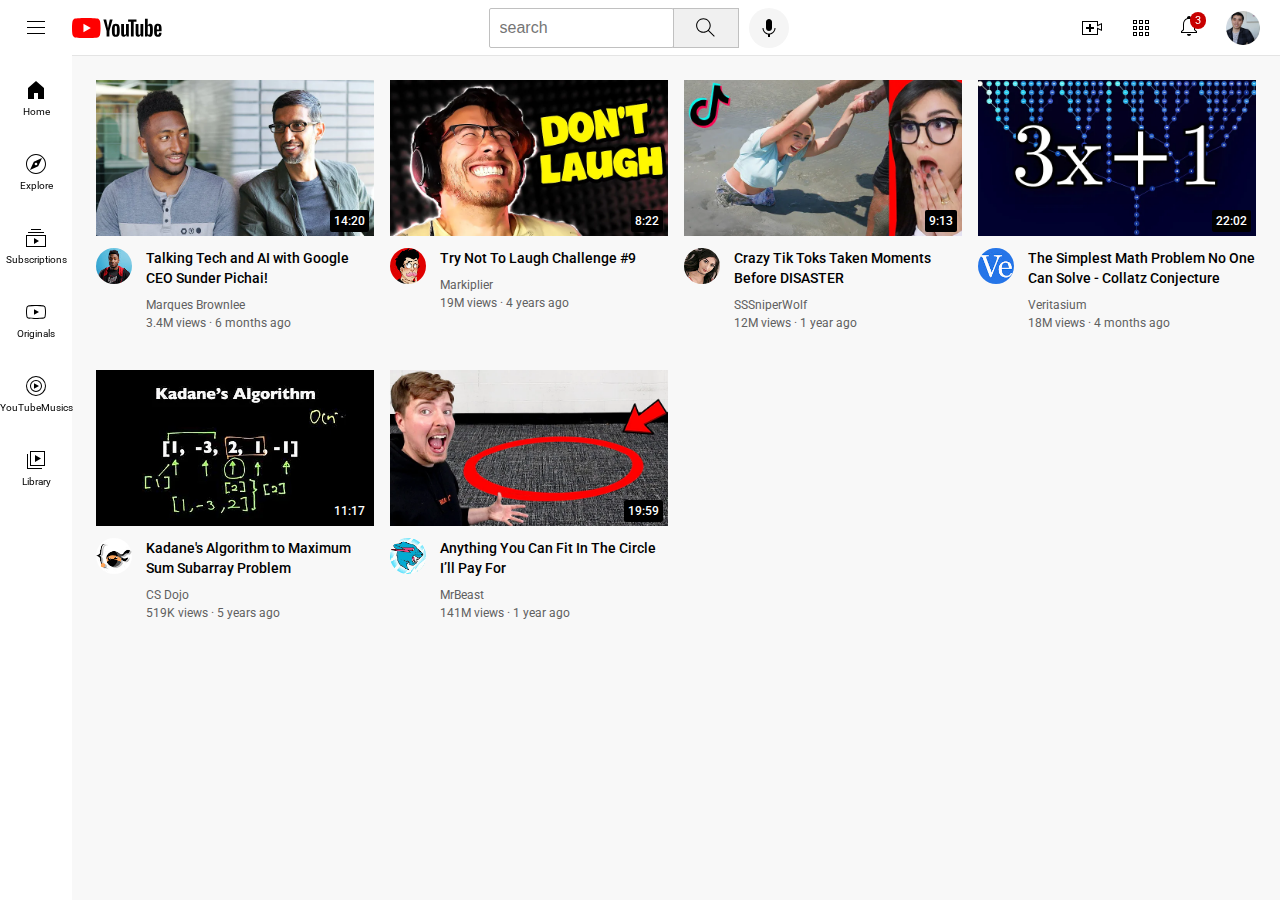
<file: index.html>
<!DOCTYPE html>
<html>
<head>

  <title>youtube.com Clone</title>
       <link rel="preconnect" href="https://fonts.googleapis.com">
        <link rel="preconnect" href="https://fonts.gstatic.com" crossorigin>
        <link href="https://fonts.googleapis.com/css2?family=Roboto:wght@400;500;700&display=swap" rel="stylesheet">
        
 <link rel="stylesheet" href="style/general.css">
 <link rel="stylesheet" href="style/header.css">
 <link rel="stylesheet" href="style/vedio.css">
 <link rel="stylesheet" href="style/sidebar.css">

</head>
<body>
  <div class="header">
    <div class="left-section">
    <img class="hamburger-menu" src="icons/hamburger-menu.svg"
    >
<img class="youtube-logo" src="icons/youtube-logo.svg">
    </div>
    <div class="middle-section">
      <input class="search-bar" type="text" placeholder="search"> 
      <button class="search-button">
        <img class="search-icon" src="icons/search.svg">
        <div class="tooltip">search</div>
      </button>
      <button class="voice-search-button">
        <img class="voice-search-icon" src="icons/voice-search-icon.svg">
        <div class="tooltip">search with your voice</div>
      </button>
    </div>
    <div class="right-section">
      <div class="upload-icon-container">
        <img class="upload-icon" src="icons/upload.svg">
        <div class="tooltip">create</div>
      </div>
    <img class="youtube-apps-icon" src="icons/youtube-apps.svg">
    <div class="notification-icon-container">
      <img class="notification-icon" src="icons/notifications.svg">
      <div class="notifications-count">3</div>
    </div>
   <img class="current-user-picture" src="channel-pictures/my-channel.jpeg">
    </div>
   
  </div>

  <div class="sidebar">
   <div class="sidebar-link">
    <img src="icons/home.svg">
    <div>Home</div>
   </div>
   <div class="sidebar-link">
    <img src="icons/explore.svg">
    <div>Explore</div>
   </div>
   <div class="sidebar-link">
    <img src="icons/subscriptions.svg">
    <div>Subscriptions</div>
   </div>
   <div class="sidebar-link">
    <img src="icons/originals.svg">
    <div>Originals</div>
   </div>
   <div class="sidebar-link">
    <img src="icons/youtube-music.svg">
    <div>YouTubeMusics</div>
   </div>
   <div class="sidebar-link">
    <img src="icons/library.svg">
    <div>Library</div>
   </div>
  </div>
 
 <div class="vedio-grid">
  <div class="vedio-preview">
   <div class="thumbnail-row">
     <img class="thumbnail" src="thumbnails/thumbnail-1.webp">
     <div class="vedio-time">14:20</div>
    </div>
      <div class="vedio-info-grid">
     <div class="channel-picture">
      <img class="profile-picture" 
      src="channel-pictures/channel-1.jpeg"></div>
      <div class="vedio-info">
      <p class="vedio-tittle">
      Talking Tech and AI with Google CEO Sunder Pichai!
      </p>
      <p class="vedio-author">
        Marques Brownlee
      </p>
      <p class="vedio-stats">
      3.4M views &#183; 6 months ago
      </p>
  </div>
  </div>
  </div>
  <div class="vedio-preview">
    <div class="thumbnail-row">
  
      <img class="thumbnail" src="thumbnails/thumbnail-2.webp">
      <div class="vedio-time">8:22</div>
    </div>
    <div class="vedio-info-grid">
     <div class="channel-picture">
        <img class="profile-picture" 
        src="channel-pictures/channel-2.jpeg"></div>
      <div class="vedio-info">
        <p class="vedio-tittle">
       Try Not To Laugh Challenge #9
      </p>
      <p class="vedio-author">
        Markiplier
      </p>
      <p class="vedio-stats">
       19M views &#183; 4 years ago
      </p>
    </div>
    </div>
    </div>
    <div class="vedio-preview">
      <div class="thumbnail-row">
        <img class="thumbnail" src="thumbnails/thumbnail-3.webp">
        <div class="vedio-time">9:13</div>
      </div>
      <div class="vedio-info-grid">
      <div class="channel-picture">
          <img class="profile-picture" 
          src="channel-pictures/channel-3.jpeg"></div>
        <div class="vedio-info">
          <p class="vedio-tittle">
            Crazy Tik Toks Taken Moments Before DISASTER
        </p>
        <p class="vedio-author">
          SSSniperWolf
        </p>
        <p class="vedio-stats">
          12M views &#183; 1 year ago
        </p>
      </div>
      </div>
      </div>
      <div class="vedio-preview">
        <div class="thumbnail-row">
      
          <img class="thumbnail" src="thumbnails/thumbnail-4.webp">
          <div class="vedio-time">22:02</div>
        </div>
        <div class="vedio-info-grid">
         <div class="channel-picture">
            <img class="profile-picture" 
            src="channel-pictures/channel-4.jpeg"></div>
          <div class="vedio-info">
            <p class="vedio-tittle">
              The Simplest Math Problem No One Can Solve - Collatz Conjecture
          </p>
          <p class="vedio-author">
            Veritasium
          </p>
          <p class="vedio-stats">
            18M views &#183; 4 months ago
          </p>
        </div>
        </div>
        </div>
        <div class="vedio-preview">
          <div class="thumbnail-row">
            <img class="thumbnail" src="thumbnails/thumbnail-5.webp">
            <div class="vedio-time">11:17</div>
          </div>
          <div class="vedio-info-grid">
          <div class="channel-picture">
              <img class="profile-picture" 
              src="channel-pictures/channel-5.jpeg"></div>
            <div class="vedio-info">
              <p class="vedio-tittle">
                Kadane's Algorithm to Maximum Sum Subarray Problem
            </p>
            <p class="vedio-author">
              CS Dojo
            </p>
            <p class="vedio-stats">
              519K views &#183; 5 years ago
            </p>
          </div>
          </div>
          </div>
          <div class="vedio-preview">
            <div class="thumbnail-row">
          
              <img class="thumbnail" src="thumbnails/thumbnail-6.webp">
             <div class="vedio-time">19:59</div>
            </div>
            <div class="vedio-info-grid">
             <div class="channel-picture">
                <img class="profile-picture" 
                src="channel-pictures/channel-6.jpeg"></div>
              <div class="vedio-info">
                <p class="vedio-tittle">
                  Anything You Can Fit In The Circle I’ll Pay For
              </p>
              <p class="vedio-author">
                MrBeast
              </p>
              <p class="vedio-stats">
                141M views &#183; 1 year ago
              </p>
            </div>
          </div>
           </div> 
</body>
</html>
</file>
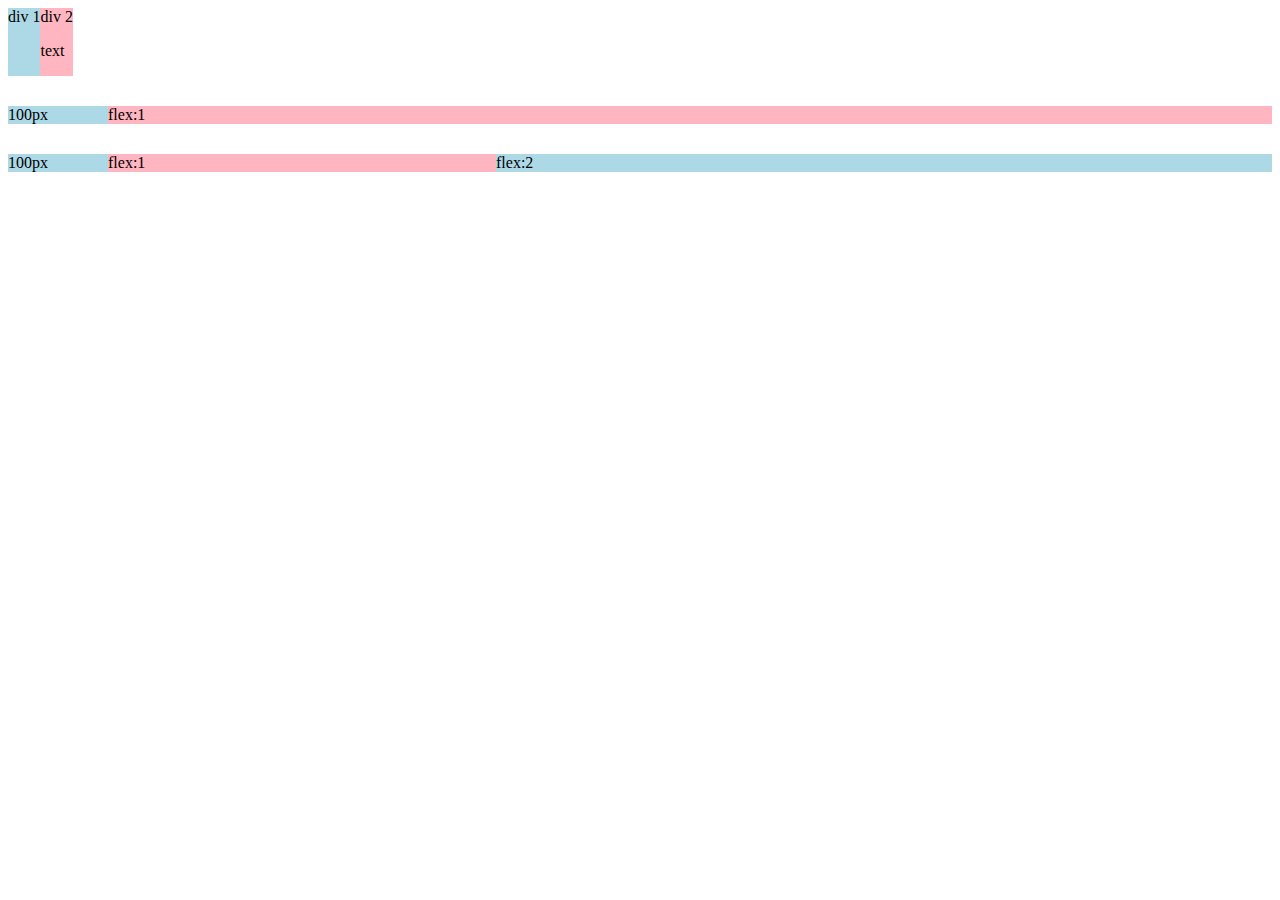
<file: grid.html/flexbox.html>
<!DOCTYPE html>
<html>
  <head>
    <title>flexbox Practice</title>

    </head>
  <body>
    <div style="display: flex;
    flex-direction: row;">
<div style="background-color: lightblue;">div 1</div>
<div style="background-color: lightpink;">div 2<p>text </p></div>
</div>

  <div style="margin-top: 30px;
  display: flex;
  flex-direction: row;">
  <div style="background-color: lightblue;
  width: 100px;">100px</div>
  <div style="background-color: lightpink;
  flex: 1;">flex:1</div>
  
  </div>
  
    <div style="margin-top: 30px;
    display: flex;
    flex-direction: row;">
    <div style="background-color: lightblue;
    width: 100px;">100px</div>
    <div style="background-color: lightpink;
    flex: 1;">flex:1</div>
     <div style="background-color: lightblue;
   flex: 2;">flex:2</div>
    </div>
  </body>
</html>
</file>
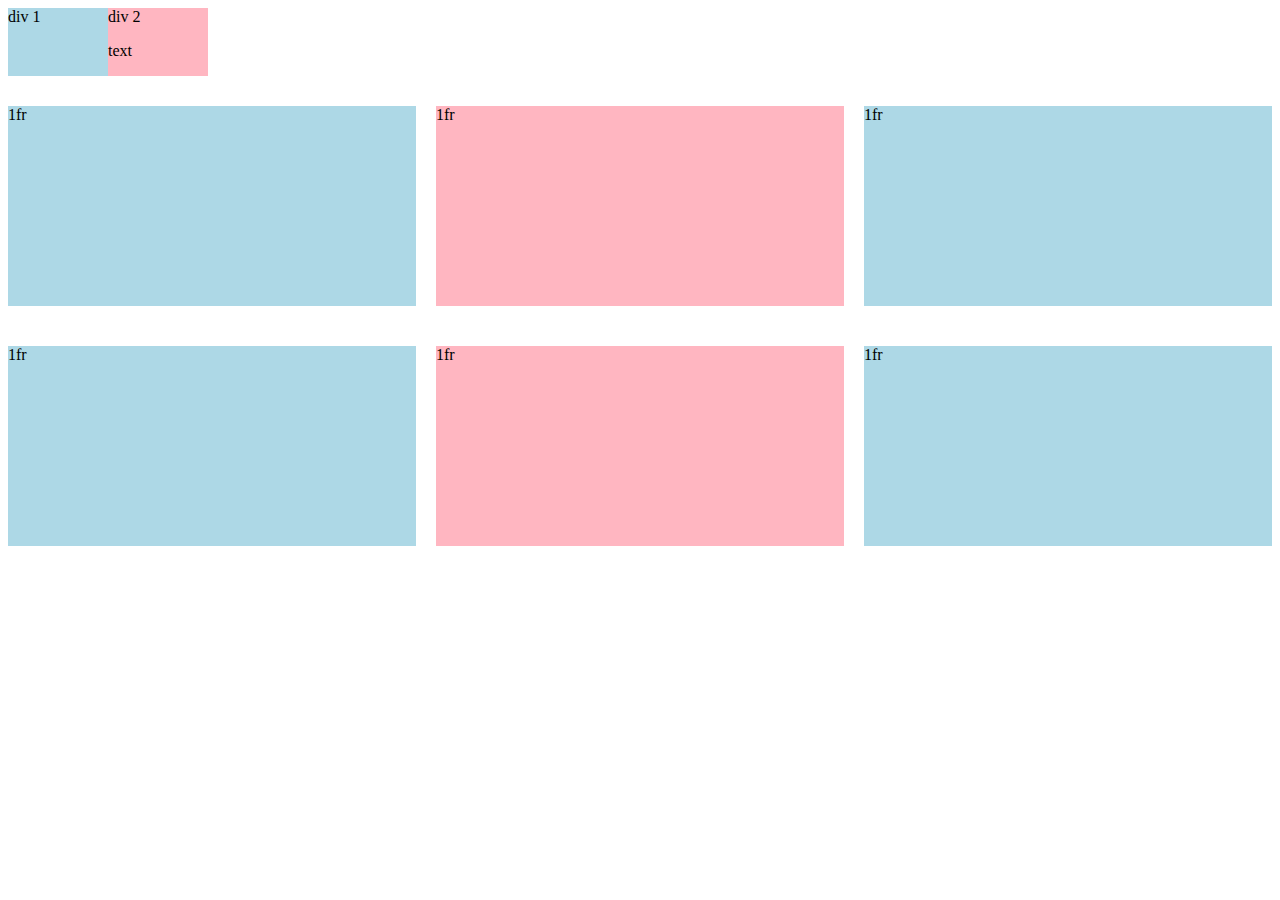
<file: grid.html/grid.html>
<!DOCTYPE html>
<html>
  <head>
    <title> Grid Practice</title>
  </head>
  <div style="display: grid;
  grid-template-columns: 100px 100px 200px;">
    <div style="background-color: lightblue;">div 1</div>
  <div style="background-color: lightpink;">div 2<p>
    text
  </p></div>
  </div>
    <div style="margin-top: 30px;
    display: grid;
    grid-template-columns: 1fr 1fr 1fr;
    column-gap:20px;
    row-gap: 40px;">
    
      <div style="background-color: lightblue;height: 200px;">1fr</div>
    <div style="background-color: lightpink;height: 200px;">1fr</div>
      <div style="background-color: lightblue;height: 200px;">1fr</div>
      <div style="background-color: lightblue;height: 200px;">1fr</div>
      <div style="background-color: lightpink;height: 200px;">1fr</div>
        <div style="background-color: lightblue;height: 200px;">1fr</div>
    </div>
    
  <body></body>
</html>
</file>
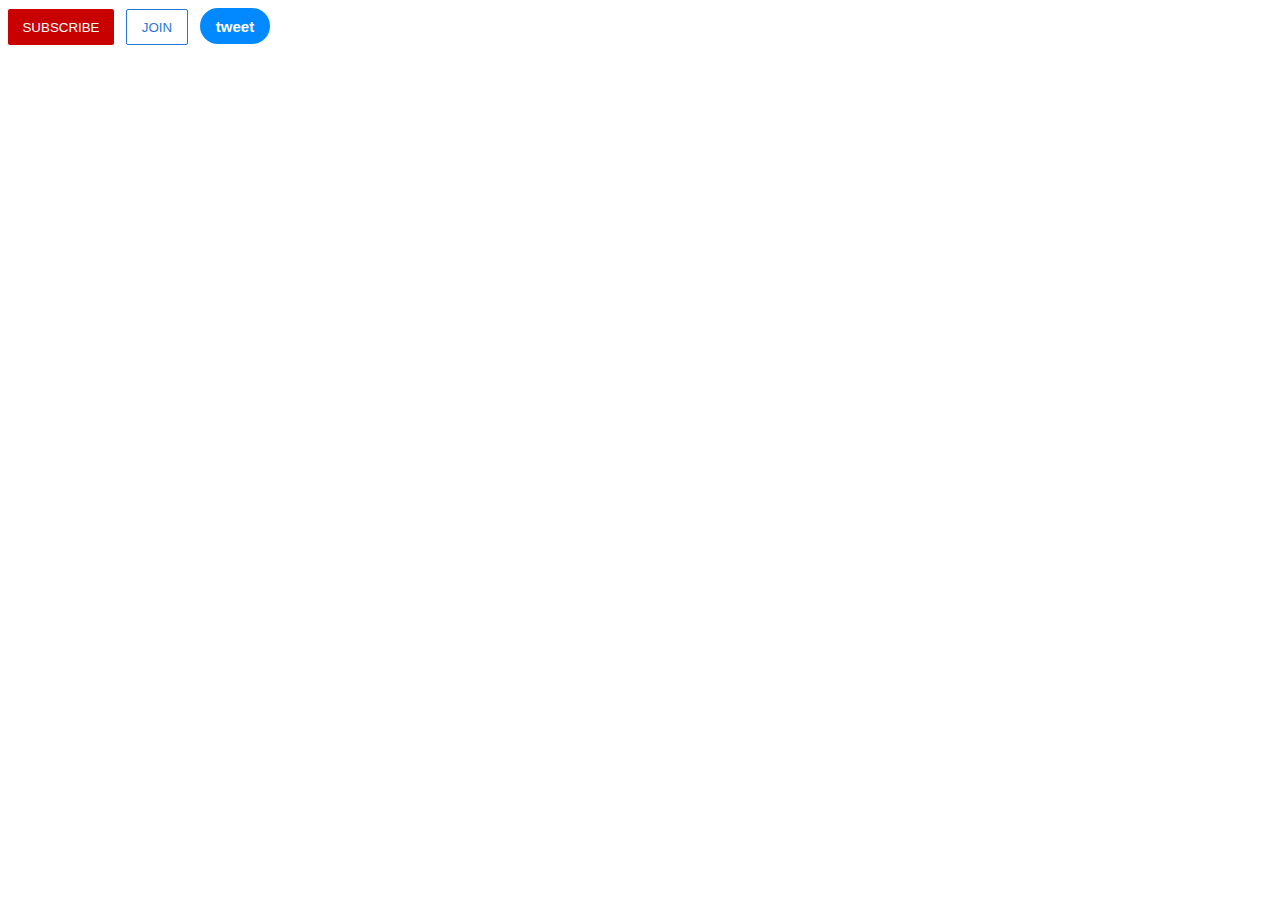
<file: intro-to-html/buttons.html>
<!DOCTYPE html>
<html>
<head>

  <title>Buttons practice</title>
 <link rel="stylesheet" href="buttons.css">
 </head>

  <body>
  <button class="subscribe-button">
    SUBSCRIBE
  </button>
  
  <button class="join-botton">
    JOIN
  </button>
  
  <button class="tweet-botton">
  tweet
  </button>

  </body>
</html>
</file>
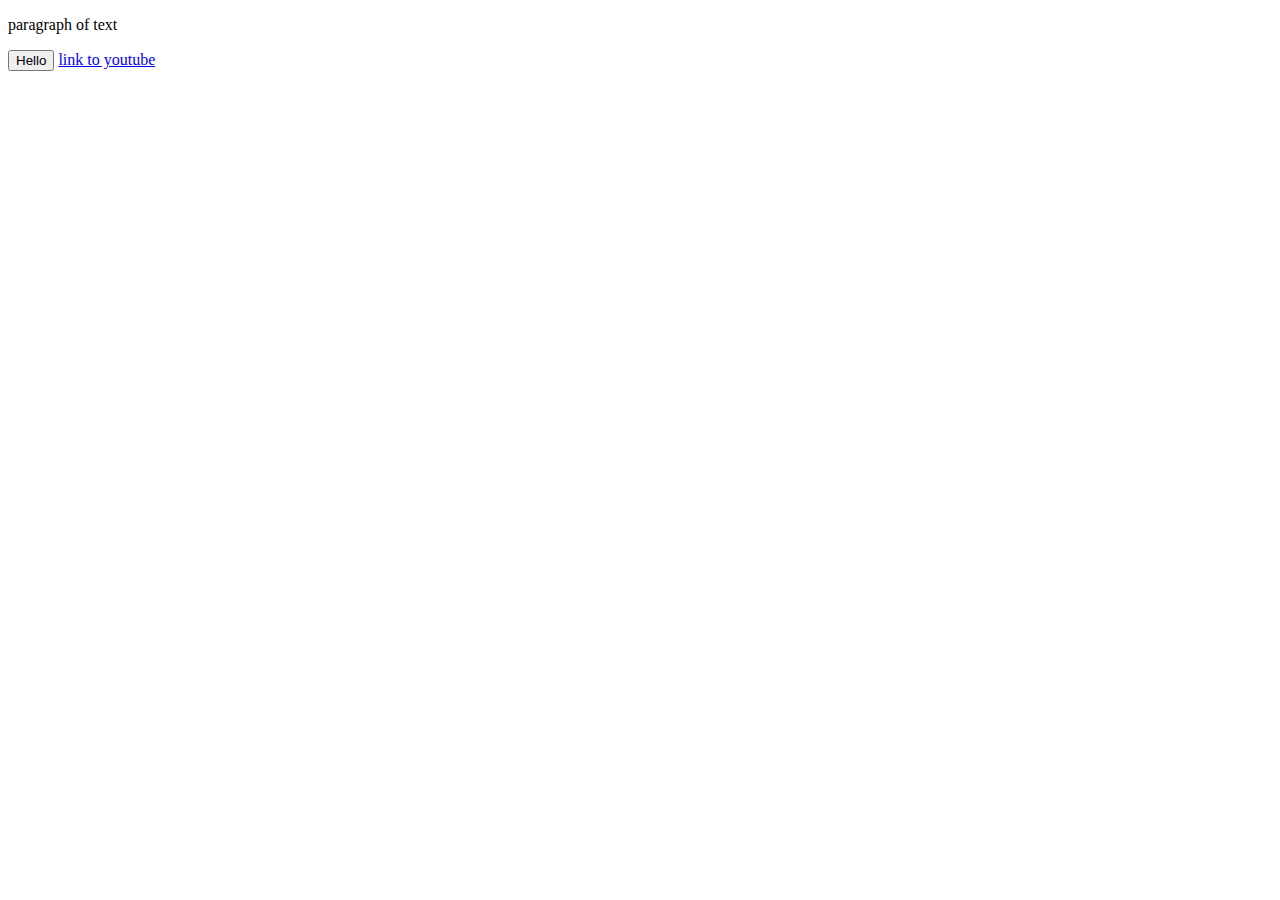
<file: intro-to-html/website.html>
<!DOCTYPE html>
<html>

<head>
    <title> first website</title>
</head>
<body>
    <p>
        paragraph of text 
    </p>
    <button>
        Hello
    </button>
    <a href="https://www.youtube.com/" target="_blank">
        link to youtube
     </a>
</body>

</html>
</file>
<file: style/general.css>
p{
  font-family: Roboto , arial;
  margin-top:0;
  margin-bottom:0;
}
body{
  margin: 0;
padding-top: 80px;
padding-left: 96px;
padding-right:24px;
background-color: rgb(248, 248, 248);
}
</file>
<file: style/header.css>
.header{
  height: 55px;

display: flex;
flex-direction: row;
justify-content: space-between;
position: fixed;
top: 0;
left: 0;
right: 0;
z-index:100;
background-color: white;
border-bottom-width:1px;
border-bottom-style: solid;
border-bottom-color:rgb(228, 228, 228);
}

.left-section{
  display: flex;
  align-items: center;
}

.hamburger-menu{
  height: 24px;
  margin-left: 24px;
  margin-right: 24px;
}
.youtube-logo {
  height:  20px;
}

.middle-section{
 
flex: 1;
margin-left: 70px;
margin-right: 35px;
max-width: 300px;
display: flex;
align-items: center;
}
.search-bar{
  flex: 1;
  height:36px;
  padding-left: 10px;
  font-size: 16px;
  border-width: 1px;
  border-style: solid;
  border-color: rgb(192, 192, 192);
  border-radius: 2px;
  box-shadow: inset 1px,2px,3px
  rgba(0,0,0,0.05);
  width: 0;
}

.search::placeholder {
font-family: roboto,arial;
font-size: 16px;

}

.search-button {
  height: 40px;
  width: 66px;
  background-color: rgb(240, 240, 240);
  border-width: 1px;
  border-style: solid;
  border-color: rgb(192, 192, 192);
  margin-left: -1px;
  margin-right: 10px;
 
}

.search-button ,
.voice-search-button, .upload-icon-container{
  display: flex;
  justify-content: center;
  align-items: center;
  position: relative;
}

.search-button .tooltip ,
.voice-search-button .tooltip,
.upload-icon-container .tooltip{
  font-family: Roboto,Arial;
  position: absolute;
  background-color: gray;
  color: white;
  padding-top: 4px;
  padding-bottom: 4px;
  padding-left: 8px;
  padding-right: 8px;
  border-radius: 2px;
  font-size: 12px;
  bottom: -30px;
  opacity: 0;
  transition: opacity 0.15s;
  pointer-events: none;
  white-space: nowrap;
}

.search-button:hover .tooltip ,
.voice-search-button:hover .tooltip,
.upload-icon-container:hover .tooltip{
  opacity: 1;
}


.search-icon {
  height: 25px;
}
.voice-search-button {
  height: 40px;
  width: 40px;
  border-radius:20px;
  border: none;
  background-color: rgb(245, 245, 245);
}

.voice-search-icon{
  height: 24px; 
}

.right-section {
  width: 180px;
  margin-right: 20px;
  display: flex;
  align-items: center;
  justify-content: space-between;
  flex-shrink: 0;
}
.upload-icon{
  height: 24px;
}
.youtube-apps-icon {
  height: 24px;
}
.notification-icon {
height: 24px;
}
.notification-icon-container {
  position: relative;
}
.notifications-count{
position: absolute;
top: -2px;
right:-5px;
background-color: rgb(200, 0, 0);
color: white;
font-family: roboto,arial;
font-size: 11px;
padding-left: 5px;
padding-right: 5px;
padding-top: 2px;
padding-bottom: 2px;
border-radius: 10px;
}
.current-user-picture{
  height: 34px;
  border-radius: 16px;
}
</file>
<file: style/vedio.css>
.thumbnail{
      width:100%;
     }
    
     .vedio-tittle {
   margin-top: 0;
   font-size: 14px;
   font-weight:500;
   line-height: 20px;
margin-bottom: 10px;
     }
    .vedio-info-grid{
      display: grid;
      grid-template-columns:50px 1fr;
    }
    
    .profile-picture {
width: 36px;
border-radius:50px;;
    }
    .thumbnail-row {
      margin-bottom:8px;
      position: relative;
     
    }
    .vedio-author,.vedio-stats {
      font-size: 12px;
      color: rgb(96, 96, 96);
     
    }
    .vedio-author {
      margin-bottom:4px;
    }
    .vedio-grid {
display: grid;
grid-template-columns:1fr 1fr 1fr ;
column-gap: 16px;
row-gap: 40px;
    }
    
    @media (max-width:750px) {
    .vedio-grid{
      grid-template-columns: 1fr 1fr;
    }
    }

    @media (min-width:751px) and  (max-width:999px){
      .vedio-grid {
        grid-template-columns: 1fr 1fr 1fr;
    }
   
  }

    @media (min-width:1000px) {
      .vedio-grid{
        grid-template-columns: 1fr 1fr 1fr 1fr ;
      }
    }



    .vedio-time {
      font-family: roboto,arial;
      font-size: 12px;
      font-weight: 500;
      padding-left: 4px;
      padding-right: 4px;
      padding-top: 4px;
      padding-bottom: 4px;
      border-radius: 2px;
      background-color: black;
      color: white;
      position: absolute;
      bottom: 8px;
      right: 5px;
      
    }
</file>
<file: style/sidebar.css>
.sidebar {
  position: fixed;
  left: 0;
  bottom: 0;
  top: 55px;
  background-color: white;
  width: 72px;
  z-index: 200;
  padding-top: 5px;
}
.sidebar-link {
  height: 74px;
  display: flex;
  justify-content: center;
  align-items: center;
  flex-direction: column;
  cursor: pointer;
}
.sidebar-link:hover {
  background-color: rgb(235, 235, 235);

}
.sidebar-link img{
  height: 24px;
  margin-bottom: 4px;
}
.sidebar-link div{
  font-family: Roboto, Arial;
  font-size: 10px;
}
</file>
<file: intro-to-html/buttons.css>
.subscribe-button{
      background-color:rgb(200, 0, 0);
      color:white;
      border: none;
      height: 36px;
      width: 106px;
      border-radius: 2px;
      cursor:pointer ;
      margin-right:8px;
      transition: opacity 0.15s;
    }
    
    .subscribe-button:hover{
      opacity:0.8;
    }
      
    .subscribe-button:active{
     opacity: 0.5;
    }
    
    .join-botton:hover{
      background-color:rgb(41, 118, 211);
      color: white;
    }
    
    .join-botton:active{
      opacity: 0.7;
    }
    
    .join-botton{
      background-color: white;
      border-color: rgb(41, 118, 211);
      border-style: solid;
      border-width: 1px;
      color: rgb(41, 118, 211);
      height: 36px;
      width: 62px;
      border-radius: 2px;
      cursor:pointer ;
    
      transition: background-color 0.15s,
      color 0.15s;
    
    
    }
    
    .tweet-botton{
    
      background-color:rgb(2,137, 255) ;
      color: white;
      border: none;
      height: 36px;
      width: 70px;
      border-radius:18px;
      font-weight: bold;
      font-size: 15px;
      cursor: pointer;
      margin-left: 8px;
      transition:box-shadow 0.15s;
    }
    .tweet-botton:hover{
      box-shadow:  5px 5px 10px rgba(0,0,0,0.15);
    
    }
</file>
